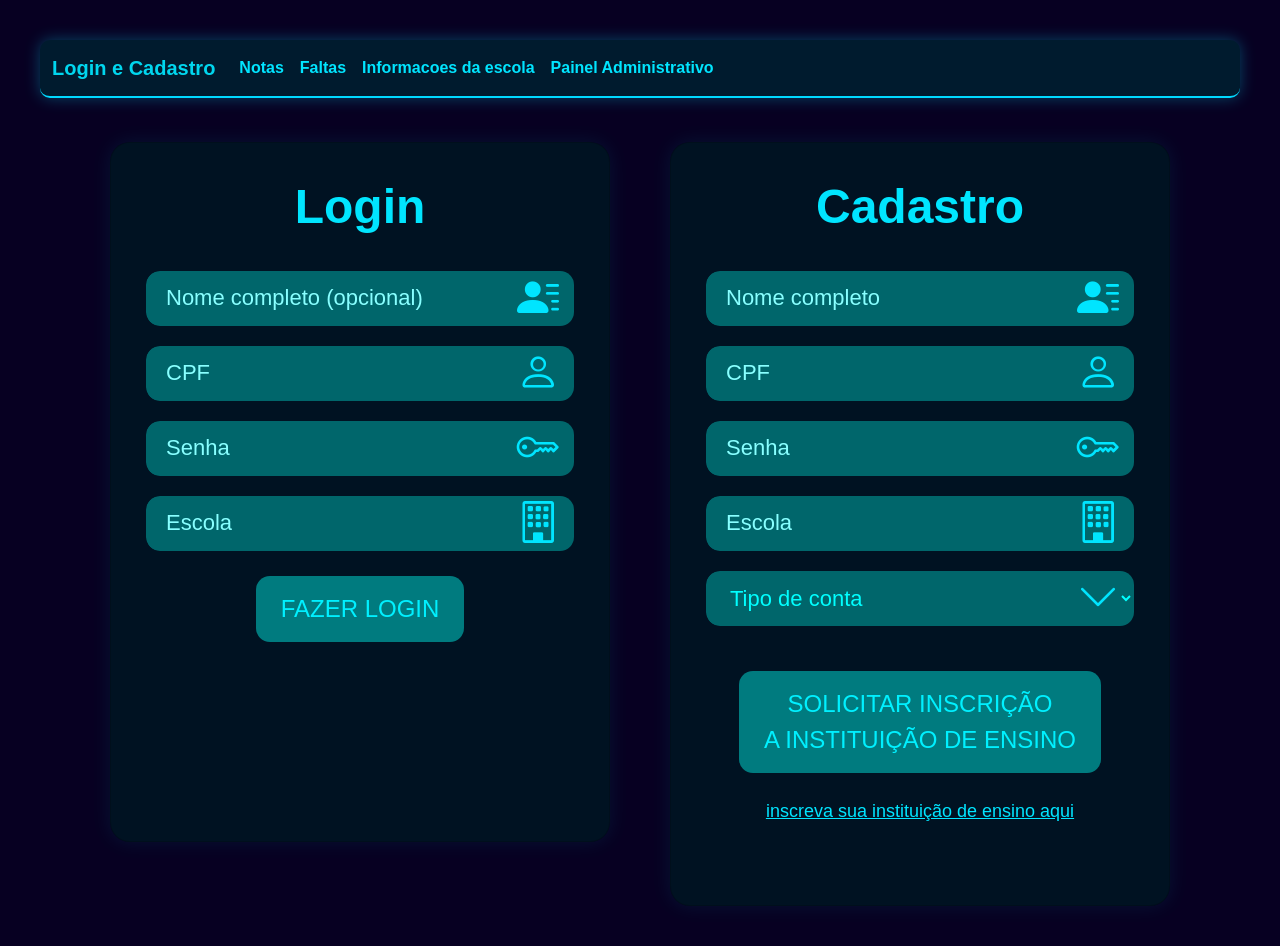
<file: index.html>
<!DOCTYPE html>
<html lang="pt-br">

<head>
  <meta charset="UTF-8">
  <meta name="viewport" content="width=device-width, initial-scale=1.0">
  <title>Sistema de Gestão Escolar</title>
  <link href="https://cdn.jsdelivr.net/npm/bootstrap@5.3.8/dist/css/bootstrap.min.css" rel="stylesheet"
    integrity="sha384-sRIl4kxILFvY47J16cr9ZwB07vP4J8+LH7qKQnuqkuIAvNWLzeN8tE5YBujZqJLB" crossorigin="anonymous">
  <link rel="stylesheet" href="style.css">
  <link rel="stylesheet" href="https://cdn.jsdelivr.net/npm/bootstrap-icons@1.11.3/font/bootstrap-icons.min.css">
</head>

<body>
  <nav class="navbar navbar-expand-lg custom-navbar">
    <div class="container-fluid">
      <a class="navbar-brand" href="#">Login e Cadastro</a>

      <button class="navbar-toggler" type="button" data-bs-toggle="collapse">
        <span class="navbar-toggler-icon"></span>
      </button>

      <div class="collapse navbar-collapse">
        <ul class="navbar-nav me-auto">

          <li class="nav-item">
            <a class="nav-link active" href="notas.html">Notas</a>
          </li>

          <li class="nav-item">
            <a class="nav-link active" href="faltas.html">Faltas</a>
          </li>

          <li class="nav-item">
            <a class="nav-link active" href="informacoes_da_escola.html">Informacoes da escola</a>
          </li>

          <li class="nav-item">
            <a class="nav-link active" href="painel_administrativo.html">Painel Administrativo</a>
          </li>

          </li>
        </ul>
        <span id="navUserInfo" class="navbar-text text-info hidden"></span>

      </div>
    </div>
  </nav>
  <br>
  <div class="container">
    <div class="card" style="width:500px; min-height:700px;">
      <div class="title">
        <h1>Login</h1>
      </div>

      <div id="loginCardFields">
        <div class="input-group">
          <input type="text" id="loginNome" placeholder="Nome completo (opcional)">
          <span class="icon"><i class="bi bi-person-lines-fill"></i></span>
        </div>
        <div class="input-group">
          <input type="text" id="loginCpf" class="cpf-mask" placeholder="CPF" maxlength="14">
          <span class="icon"><i class="bi bi-person"></i></span>
        </div>

        <div class="input-group">
          <input type="password" id="loginSenha" placeholder="Senha">
          <span class="icon"><i class="bi bi-key"></i></span>
        </div>

        <div class="input-group">
          <input type="text" id="loginEscola" placeholder="Escola">
          <span class="icon"><i class="bi bi-building"></i></span>
        </div>

        <div class="actions">
          <button onclick="fazerLogin()">FAZER LOGIN</button>
        </div>
      </div>

      <div id="sessionArea" class="hidden">
        <p id="sessionUsuario" class="msg"></p>
        <div class="actions">
          <button onclick="sair()">SAIR</button>
        </div>
      </div>

      <div class="msg" id="msgLogin"></div>
    </div>

    <div class="card" style="width:500px; min-height:700px;">
      <div class="title">
        <h1>Cadastro</h1>
      </div>

      <div class="input-group">
        <input type="text" id="cadNome" placeholder="Nome completo">
        <span class="icon"><i class="bi bi-person-lines-fill"></i></span>
      </div>

      <div class="input-group">
        <input type="text" id="cadCpf" class="cpf-mask" placeholder="CPF" maxlength="14">
        <span class="icon"><i class="bi bi-person"></i></span>
      </div>

      <div class="input-group">
        <input type="password" id="cadSenha" placeholder="Senha">
        <span class="icon"><i class="bi bi-key"></i></span>
      </div>

      <div class="input-group">
        <input type="text" id="cadEscola" placeholder="Escola">
        <span class="icon"><i class="bi bi-building"></i></span>
      </div>

      <div class="input-group">
        <select id="cadTipo">
          <option value="">Tipo de conta</option>
          <option value="Aluno">Aluno</option>
          <option value="Professor">Professor</option>
          <option value="Administrador">Administrador</option>
        </select>

        <span class="icon">
          <i class="bi bi-chevron-down"></i>
        </span>

      </div>


      <div class="actions">
        <button onclick="cadastrar()">SOLICITAR INSCRIÇÃO <br> A INSTITUIÇÃO DE ENSINO</button>
      </div>

      <div class="link">
        <a href="cadastro_escola.html">inscreva sua instituição de ensino aqui</a>
      </div>

      <div class="msg" id="msgCadastro"></div>
    </div>
  </div>

  <script src="https://cdn.jsdelivr.net/npm/bootstrap@5.3.8/dist/js/bootstrap.bundle.min.js"
    integrity="sha384-FKyoEForCGlyvwx9Hj09JcYn3nv7wiPVlz7YYwJrWVcXK/BmnVDxM+D2scQbITxI"
    crossorigin="anonymous"></script>
  <script src="script.js"></script>
</body>

</html>
</file>
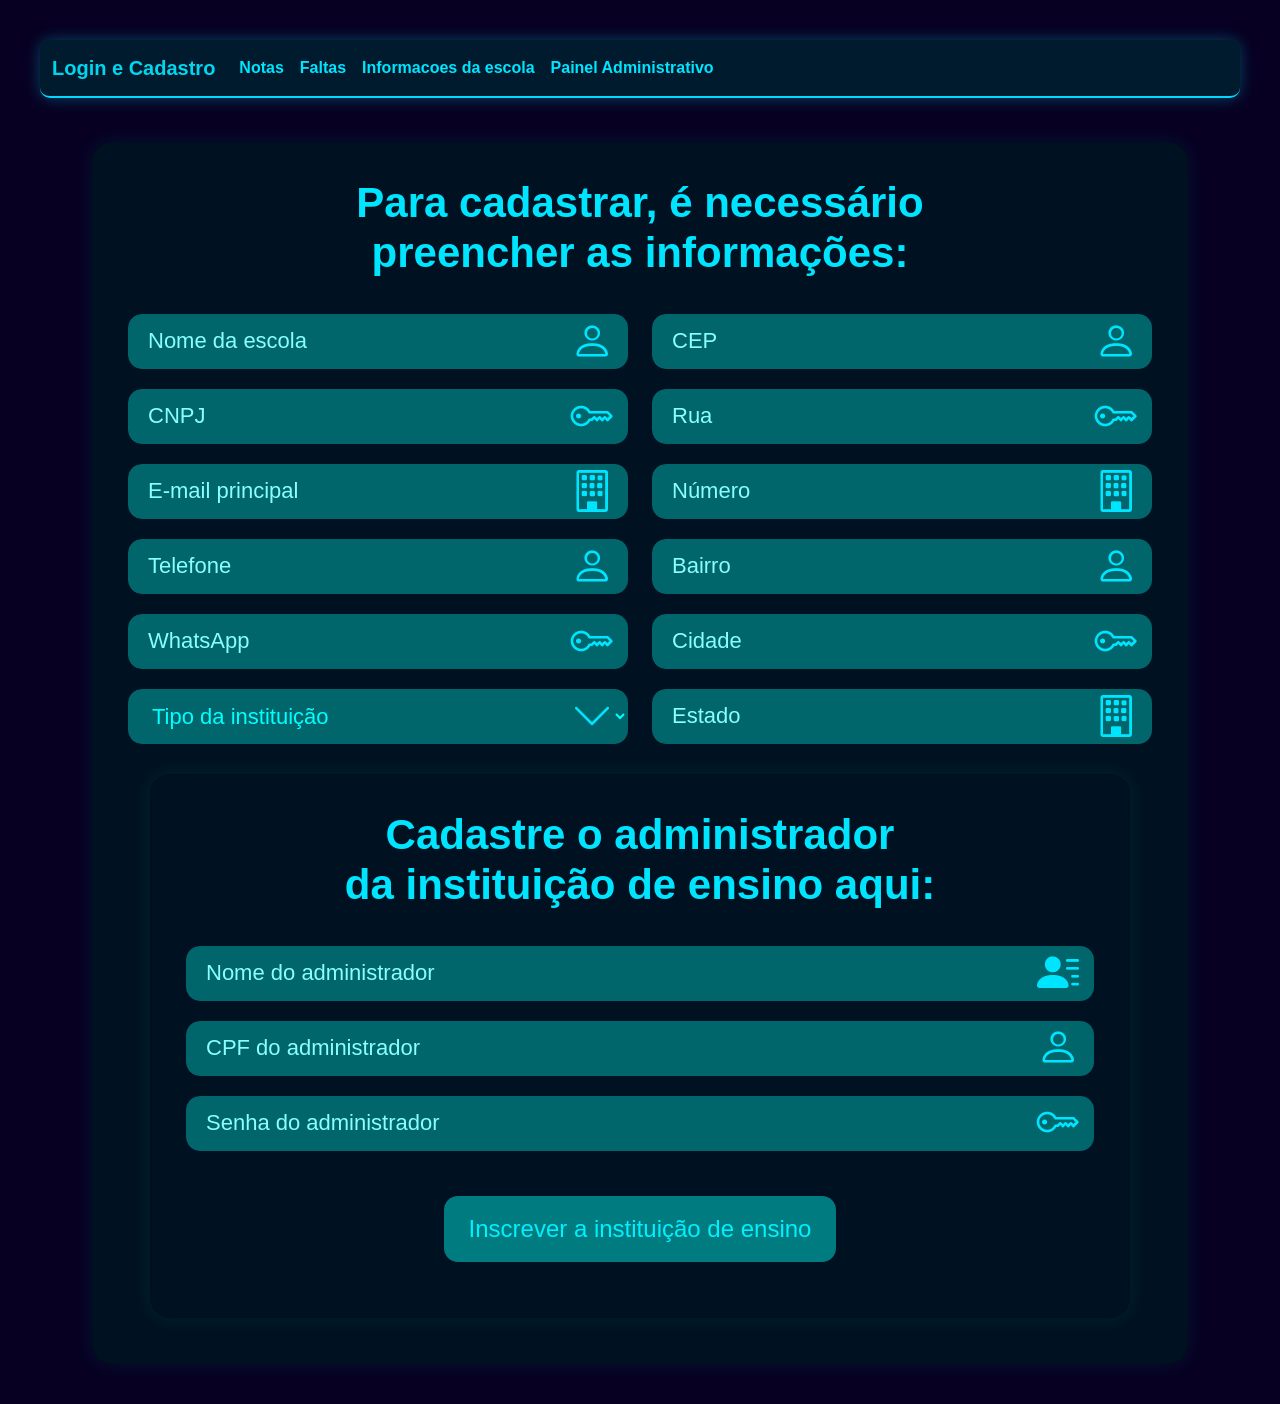
<file: cadastro_escola.html>
<!DOCTYPE html>
<html lang="pt-br">

<head>
  <meta charset="UTF-8">
  <meta name="viewport" content="width=device-width, initial-scale=1.0">
  <title>Sistema de Gestão Escolar</title>
  <link href="https://cdn.jsdelivr.net/npm/bootstrap@5.3.8/dist/css/bootstrap.min.css" rel="stylesheet"
    integrity="sha384-sRIl4kxILFvY47J16cr9ZwB07vP4J8+LH7qKQnuqkuIAvNWLzeN8tE5YBujZqJLB" crossorigin="anonymous">
  <link rel="stylesheet" href="style.css">
  <link rel="stylesheet" href="https://cdn.jsdelivr.net/npm/bootstrap-icons@1.11.3/font/bootstrap-icons.min.css">
</head>

<body>
  <nav class="navbar navbar-expand-lg custom-navbar">
    <div class="container-fluid">
      <a class="navbar-brand" href="index.html">Login e Cadastro</a>

      <button class="navbar-toggler" type="button" data-bs-toggle="collapse">
        <span class="navbar-toggler-icon"></span>
      </button>

      <div class="collapse navbar-collapse">
        <ul class="navbar-nav me-auto">

          <li class="nav-item">
            <a class="nav-link active" href="notas.html">Notas</a>
          </li>

          <li class="nav-item">
            <a class="nav-link active" href="faltas.html">Faltas</a>
          </li>

          <li class="nav-item">
            <a class="nav-link active" href="informacoes_da_escola.html">Informacoes da escola</a>
          </li>

          <li class="nav-item">
            <a class="nav-link active" href="painel_administrativo.html">Painel Administrativo</a>
          </li>

          </li>
        </ul>
        <span id="navUserInfo" class="navbar-text text-info hidden"></span>

      </div>
    </div>
  </nav>
  <br>
  <div class="container d-flex justify-content-center align-items-center">

    <div class="card" style="max-width: 1100px; width:100%;">

      <div class="title">
        <h2 class="text-center">
          Para cadastrar, é necessário<br>
          preencher as informações:
        </h2>
      </div>

      <form>

        <div class="row g-4">


          <div class="col-md-6">

            <div class="input-group">
              <input type="text" id="escolaNome" placeholder="Nome da escola">
              <span class="icon"><i class="bi bi-person"></i></span>
            </div>

            <div class="input-group">
              <input type="text" id="escolaCnpj" placeholder="CNPJ">
              <span class="icon"><i class="bi bi-key"></i></span>
            </div>

            <div class="input-group">
              <input type="email" id="escolaEmail" placeholder="E-mail principal">
              <span class="icon"><i class="bi bi-building"></i></span>
            </div>

            <div class="input-group">
              <input type="text" id="escolaTelefone" placeholder="Telefone">
              <span class="icon"><i class="bi bi-person"></i></span>
            </div>

            <div class="input-group">
              <input type="text" id="escolaWhatsapp" placeholder="WhatsApp">
              <span class="icon"><i class="bi bi-key"></i></span>
            </div>

            <div class="input-group">
              <select id="escolaTipo">
                <option value="">Tipo da instituição</option>
                <option value="Pública">Pública</option>
                <option value="Privada">Privada</option>
              </select>
              <span class="icon"><i class="bi bi-chevron-down"></i></span>
            </div>

          </div>

          <!-- COLUNA DIREITA -->
          <div class="col-md-6">

            <div class="input-group">
              <input type="text" id="escolaCep" placeholder="CEP">
              <span class="icon"><i class="bi bi-person"></i></span>
            </div>

            <div class="input-group">
              <input type="text" id="escolaRua" placeholder="Rua">
              <span class="icon"><i class="bi bi-key"></i></span>
            </div>

            <div class="input-group">
              <input type="text" id="escolaNumero" placeholder="Número">
              <span class="icon"><i class="bi bi-building"></i></span>
            </div>

            <div class="input-group">
              <input type="text" id="escolaBairro" placeholder="Bairro">
              <span class="icon"><i class="bi bi-person"></i></span>
            </div>

            <div class="input-group">
              <input type="text" id="escolaCidade" placeholder="Cidade">
              <span class="icon"><i class="bi bi-key"></i></span>
            </div>

            <div class="input-group">
              <input type="text" id="escolaEstado" placeholder="Estado">
              <span class="icon"><i class="bi bi-building"></i></span>
            </div>

          </div>

        </div>

        <div class="container d-flex justify-content-center align-items-center">

          <div class="card" style="max-width: 1100px; width:100%;">

            <div class="title">
              <h2 class="text-center">
                Cadastre o administrador<br>
                da instituição de ensino aqui:
              </h2>
            </div>
            <div class="input-group">
              <input type="text" id="admNome" placeholder="Nome do administrador">
              <span class="icon"><i class="bi bi-person-lines-fill"></i></span>
            </div>

            <div class="input-group">
              <input type="text" id="admCpf" class="cpf-mask" placeholder="CPF do administrador" maxlength="14">
              <span class="icon"><i class="bi bi-person"></i></span>
            </div>

            <div class="input-group">
              <input type="password" id="admSenha" placeholder="Senha do administrador">
              <span class="icon"><i class="bi bi-key"></i></span>
            </div>

            <div class="actions">
              <button type="button" onclick="cadastrarEscolaEAdmin()">Inscrever a instituição de ensino</button>
            </div>

            <div class="msg" id="msgCadastroEscola"></div>
          </div>

      </form>

    </div>

  </div>



  <script src="https://cdn.jsdelivr.net/npm/bootstrap@5.3.8/dist/js/bootstrap.bundle.min.js"
    integrity="sha384-FKyoEForCGlyvwx9Hj09JcYn3nv7wiPVlz7YYwJrWVcXK/BmnVDxM+D2scQbITxI"
    crossorigin="anonymous"></script>
  <script src="script.js"></script>
</body>

</html>
</file>
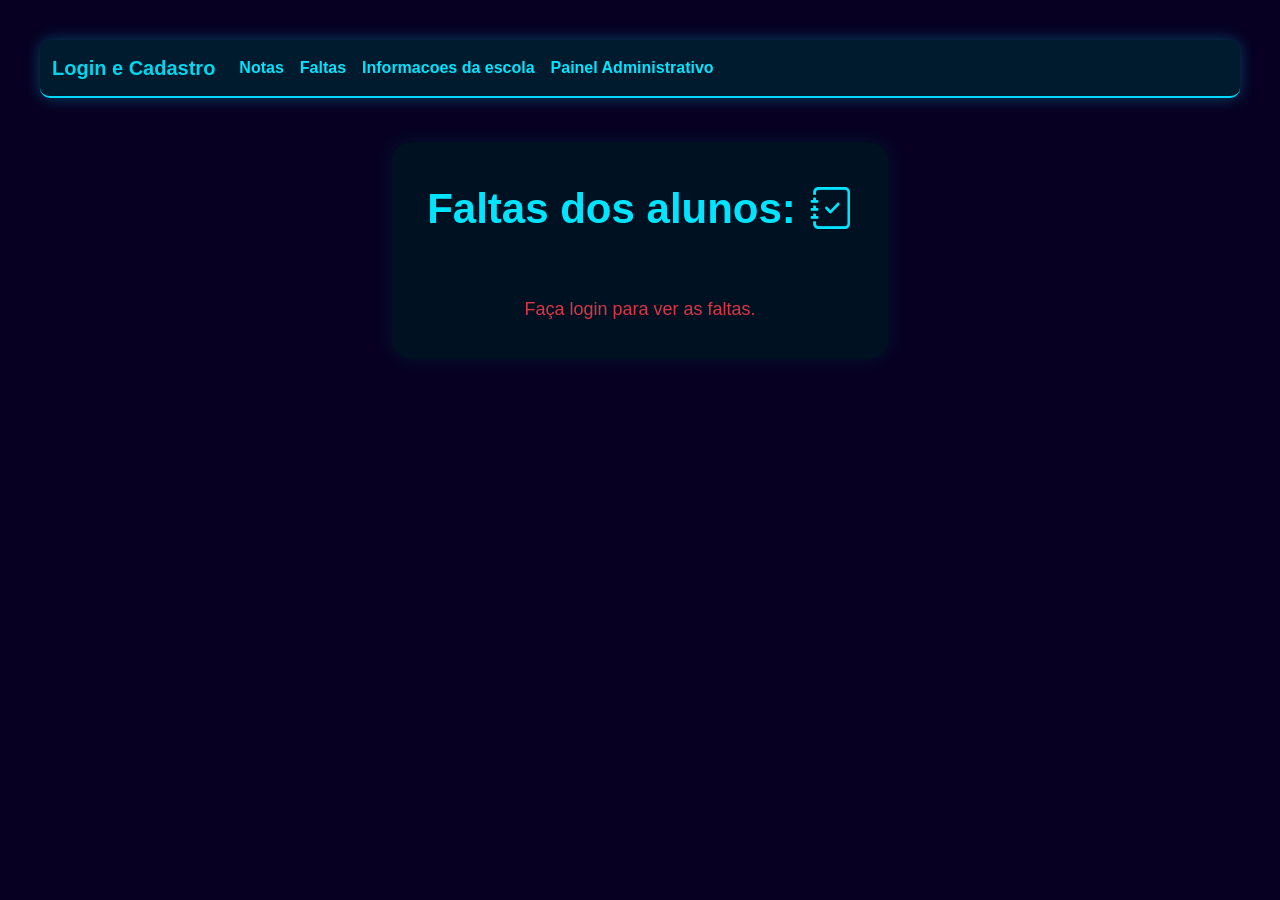
<file: faltas.html>
<!DOCTYPE html>
<html lang="pt-br">

<head>
  <meta charset="UTF-8">
  <meta name="viewport" content="width=device-width, initial-scale=1.0">
  <title>Sistema de Gestão Escolar</title>
  <link href="https://cdn.jsdelivr.net/npm/bootstrap@5.3.8/dist/css/bootstrap.min.css" rel="stylesheet"
    integrity="sha384-sRIl4kxILFvY47J16cr9ZwB07vP4J8+LH7qKQnuqkuIAvNWLzeN8tE5YBujZqJLB" crossorigin="anonymous">
  <link rel="stylesheet" href="style.css">
  <link rel="stylesheet" href="https://cdn.jsdelivr.net/npm/bootstrap-icons@1.11.3/font/bootstrap-icons.min.css">
</head>

<body>
  <nav class="navbar navbar-expand-lg custom-navbar">
    <div class="container-fluid">
      <a class="navbar-brand" href="index.html">Login e Cadastro</a>

      <button class="navbar-toggler" type="button" data-bs-toggle="collapse">
        <span class="navbar-toggler-icon"></span>
      </button>

      <div class="collapse navbar-collapse">
        <ul class="navbar-nav me-auto">

          <li class="nav-item">
            <a class="nav-link active" href="notas.html">Notas</a>
          </li>

          <li class="nav-item">
            <a class="nav-link active" href="#">Faltas</a>
          </li>

          <li class="nav-item">
            <a class="nav-link active" href="informacoes_da_escola.html">Informacoes da escola</a>
          </li>

          <li class="nav-item">
            <a class="nav-link active" href="painel_administrativo.html">Painel Administrativo</a>
          </li>

          </li>
        </ul>
        <span id="navUserInfo" class="navbar-text text-info hidden"></span>

      </div>
    </div>
  </nav>
  <br>
  <div class="container">

    <!-- CARD MATÉRIAS -->
    <!--<div class="card">

      <div class="title">
        <h2>Matérias Escolares:</h2>
        <i class="bi bi-person icon-title"></i>
      </div>

      <div class="subject-list">

        <div class="subject">Língua Portuguesa</div>
        <div class="subject">História</div>
        <div class="subject">Geografia</div>
        <div class="subject">Ciência</div>
        <div class="subject">Matemática</div>
        <div class="subject">Educação Física</div>
        <div class="subject">Arte</div>

      </div>

    </div>-->

    <!-- CARD FALTAS -->
    <div class="card">

      <div class="title">
        <h2>Faltas dos alunos:</h2>
        <i class="bi bi-journal-check icon-title"></i>
      </div>

      <div id="faltasConfig" class="actions hidden" style="gap:10px; flex-wrap: wrap;">
        <input id="selectedAlunoCpf" type="text" placeholder="Nome ou CPF do aluno (opcional)" maxlength="50"
          style="width:250px;">
        <button type="button" onclick="renderFaltasAluno()">Atualizar lista de alunos</button>
      </div>

      <div id="faltasForm" class="actions hidden" style="gap:10px; flex-wrap: wrap; margin-top: 20px;">
        <input id="faltaData" type="date" style="width:170px; padding: 12px 16px; border-radius: 12px; background: #00666b; color: #00ffff; border: none; outline: none;" />
        <select id="faltaBimestre" style="width:140px; padding: 12px 16px; border-radius: 12px; background: #00666b; color: #00ffff; border: none; outline: none;">
          <option value="1">Bimestre 1</option>
          <option value="2">Bimestre 2</option>
          <option value="3">Bimestre 3</option>
          <option value="4">Bimestre 4</option>
        </select>
        <label class="checkbox-wrapper">
          <input id="faltaPresenca" type="checkbox" />
          Presença geral
        </label>
        <button type="button" onclick="salvarFaltasEmLote()">Registrar chamada</button>
      </div>

      <div id="faltasBulkContainer" class="bulk-attendance hidden" style="margin-top: 20px;"></div>

      <div id="listaAlunosModal" class="modal hidden">
        <div class="modal-content">
          <div style="display: flex; justify-content: space-between; align-items: center;">
            <h3 style="color: #00e5ff; margin: 0;">Alunos da escola</h3>
            <button type="button" onclick="fecharListaAlunos()"
              style="background: none; border: none; color: #00e5ff; font-size: 24px; cursor: pointer;">&times;</button>
          </div>
          <div id="listaAlunosContainer" style="max-height: 400px; overflow-y: auto; margin-top: 20px;"></div>
        </div>
      </div>

      <div id="msgFaltas" class="msg"></div>

      <div id="faltasContainer"></div>

    </div>

  </div>

  <script src="https://cdn.jsdelivr.net/npm/bootstrap@5.3.8/dist/js/bootstrap.bundle.min.js"
    integrity="sha384-FKyoEForCGlyvwx9Hj09JcYn3nv7wiPVlz7YYwJrWVcXK/BmnVDxM+D2scQbITxI"
    crossorigin="anonymous"></script>
  <script src="script.js"></script>
</body>
</html>
</file>
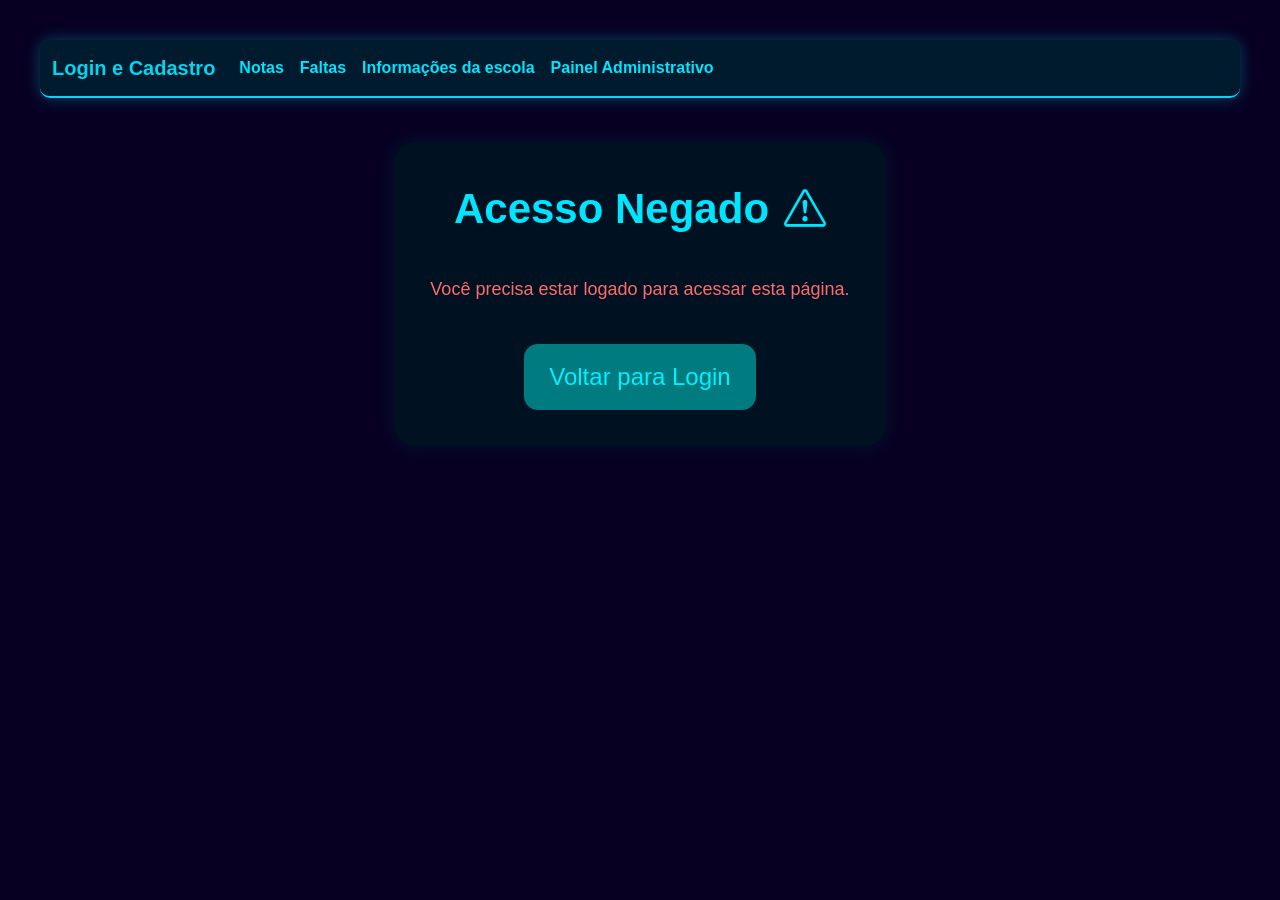
<file: informacoes_da_escola.html>
<!DOCTYPE html>
<html lang="pt-br">

<head>
  <meta charset="UTF-8">
  <meta name="viewport" content="width=device-width, initial-scale=1.0">
  <title>Sistema de Gestão Escolar - Informações da Escola</title>
  <link href="https://cdn.jsdelivr.net/npm/bootstrap@5.3.8/dist/css/bootstrap.min.css" rel="stylesheet"
    integrity="sha384-sRIl4kxILFvY47J16cr9ZwB07vP4J8+LH7qKQnuqkuIAvNWLzeN8tE5YBujZqJLB" crossorigin="anonymous">
  <link rel="stylesheet" href="style.css">
  <link rel="stylesheet" href="https://cdn.jsdelivr.net/npm/bootstrap-icons@1.11.3/font/bootstrap-icons.min.css">
</head>

<body>
  <nav class="navbar navbar-expand-lg custom-navbar">
    <div class="container-fluid">
      <a class="navbar-brand" href="index.html">Login e Cadastro</a>

      <button class="navbar-toggler" type="button" data-bs-toggle="collapse">
        <span class="navbar-toggler-icon"></span>
      </button>

      <div class="collapse navbar-collapse">
        <ul class="navbar-nav me-auto">
          <li class="nav-item">
            <a class="nav-link active" href="notas.html">Notas</a>
          </li>
          <li class="nav-item">
            <a class="nav-link active" href="faltas.html">Faltas</a>
          </li>
          <li class="nav-item">
            <a class="nav-link active" href="#">Informações da escola</a>
          </li>
          <li class="nav-item">
            <a class="nav-link active" href="painel_administrativo.html">Painel Administrativo</a>
          </li>
        </ul>
        <span id="navUserInfo" class="navbar-text text-info hidden"></span>
      </div>
    </div>
  </nav>
  <br>
  <div class="container">

    <div id="acessoNegado" class="card hidden">
      <div class="title">
        <h2>Acesso Negado</h2>
        <i class="bi bi-exclamation-triangle icon-title"></i>
      </div>
      <p style="color: #ff6b6b; font-size: 18px; text-align: center;">Você precisa estar logado para acessar esta página.</p>
      <div class="actions">
        <a href="index.html" style="text-decoration: none;">
          <button>Voltar para Login</button>
        </a>
      </div>
    </div>

    <div id="escolaInfo" class="card hidden">
      <div class="title">
        <h2>Informações da Escola</h2>
        <i class="bi bi-building icon-title"></i>
      </div>

      <div id="infoContainer" style="margin-top: 20px;"></div>

    </div>

  </div>

  <script src="https://cdn.jsdelivr.net/npm/bootstrap@5.3.8/dist/js/bootstrap.bundle.min.js"
    integrity="sha384-FKyoEForCGlyvwx9Hj09JcYn3nv7wiPVlz7YYwJrWVcXK/BmnVDxM+D2scQbITxI"
    crossorigin="anonymous"></script>
  <script src="script.js"></script>
  <script>
    function renderInformacoesEscola() {
      const sessao = carregarSessao();
      const acessoNegado = document.getElementById('acessoNegado');
      const escolaInfo = document.getElementById('escolaInfo');
      const infoContainer = document.getElementById('infoContainer');

      if (!sessao) {
        acessoNegado?.classList.remove('hidden');
        escolaInfo?.classList.add('hidden');
        return;
      }

      acessoNegado?.classList.add('hidden');
      escolaInfo?.classList.remove('hidden');

      const escola = carregarEscola(sessao.escola);
      if (!escola) {
        infoContainer.innerHTML = '<p style="color: #ff6b6b;">Informações da escola não encontradas.</p>';
        return;
      }

      let html = `
        <div style="display: flex; gap: 20px; flex-wrap: wrap; justify-content: space-between;">
          
          <div style="flex: 1 1 45%; min-width: 320px; background: rgba(0, 24, 40, 0.95); border: 1px solid rgba(0, 255, 255, 0.18); border-radius: 18px; padding: 20px; color: #00e5ff;">
            <h3 style="color: #00e5ff; margin-bottom: 15px; font-weight: bold;">Informações Gerais</h3>
            <p><strong>Nome:</strong> ${escola.nome}</p>
            <p><strong>CNPJ:</strong> ${escola.cnpj}</p>
            <p><strong>Tipo:</strong> ${escola.tipo || '-'}</p>
            <p><strong>E-mail:</strong> ${escola.email}</p>
            <p><strong>Telefone:</strong> ${escola.telefone || '-'}</p>
            <p><strong>WhatsApp:</strong> ${escola.whatsapp || '-'}</p>
          </div>

          <div style="flex: 1 1 45%; min-width: 320px; background: rgba(0, 24, 40, 0.95); border: 1px solid rgba(0, 255, 255, 0.18); border-radius: 18px; padding: 20px; color: #00e5ff;">
            <h3 style="color: #00e5ff; margin-bottom: 15px;">Endereço</h3>
            <p><strong>Rua:</strong> ${escola.endereco?.rua || '-'}</p>
            <p><strong>Número:</strong> ${escola.endereco?.numero || '-'}</p>
            <p><strong>Bairro:</strong> ${escola.endereco?.bairro || '-'}</p>
            <p><strong>Cidade:</strong> ${escola.endereco?.cidade || '-'}</p>
            <p><strong>Estado:</strong> ${escola.endereco?.estado || '-'}</p>
            <p><strong>CEP:</strong> ${escola.endereco?.cep || '-'}</p>
          </div>

        </div>
      `;

      infoContainer.innerHTML = html;
    }

    renderInformacoesEscola();
  </script>
</body>

</html>


</html>
</file>
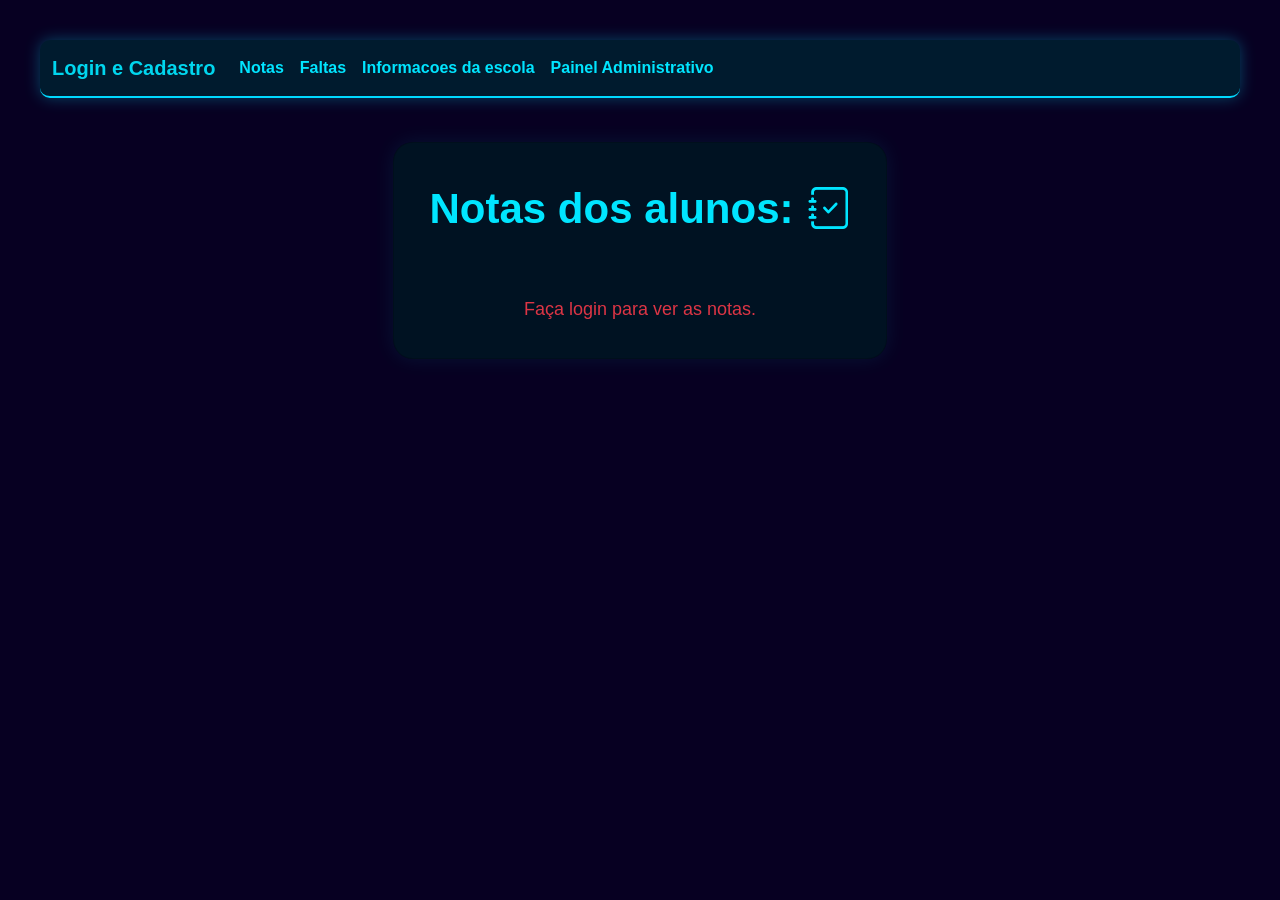
<file: notas.html>
<!DOCTYPE html>
<html lang="pt-br">

<head>
  <meta charset="UTF-8">
  <meta name="viewport" content="width=device-width, initial-scale=1.0">
  <title>Sistema de Gestão Escolar</title>
  <link href="https://cdn.jsdelivr.net/npm/bootstrap@5.3.8/dist/css/bootstrap.min.css" rel="stylesheet"
    integrity="sha384-sRIl4kxILFvY47J16cr9ZwB07vP4J8+LH7qKQnuqkuIAvNWLzeN8tE5YBujZqJLB" crossorigin="anonymous">
  <link rel="stylesheet" href="style.css">
  <link rel="stylesheet" href="https://cdn.jsdelivr.net/npm/bootstrap-icons@1.11.3/font/bootstrap-icons.min.css">
</head>

<body>
  <nav class="navbar navbar-expand-lg custom-navbar">
    <div class="container-fluid">
      <a class="navbar-brand" href="index.html">Login e Cadastro</a>

      <button class="navbar-toggler" type="button" data-bs-toggle="collapse">
        <span class="navbar-toggler-icon"></span>
      </button>

      <div class="collapse navbar-collapse">
        <ul class="navbar-nav me-auto">

          <li class="nav-item">
            <a class="nav-link active" href="#">Notas</a>
          </li>

          <li class="nav-item">
            <a class="nav-link active" href="faltas.html">Faltas</a>
          </li>

          <li class="nav-item">
            <a class="nav-link active" href="informacoes_da_escola.html">Informacoes da escola</a>
          </li>

          <li class="nav-item">
            <a class="nav-link active" href="painel_administrativo.html">Painel Administrativo</a>
          </li>

          </li>
        </ul>
        <span id="navUserInfo" class="navbar-text text-info hidden"></span>

      </div>
    </div>
  </nav>
  <br>
  <div class="container">

    <!-- CARD MATÉRIAS -->
    <!--<div class="card">

      <div class="title">
        <h2>Matérias Escolares:</h2>
        <i class="bi bi-person icon-title"></i>
      </div>

      <div class="subject-list">

        <div class="subject">Língua Portuguesa</div>
        <div class="subject">História</div>
        <div class="subject">Geografia</div>
        <div class="subject">Ciência</div>
        <div class="subject">Matemática</div>
        <div class="subject">Educação Física</div>
        <div class="subject">Arte</div>

      </div>

    </div>-->

    <!-- CARD NOTAS -->
    <div class="card">

      <div class="title">
        <h2>Notas dos alunos:</h2>
        <i class="bi bi-journal-check icon-title"></i>
      </div>

      <div id="notasAlunoConfig" class="actions hidden" style="gap:10px; flex-wrap: wrap;">
        <input id="selectedAlunoCpf" type="text" placeholder="Nome ou CPF do aluno" maxlength="50"
          style="width:250px;">
        <button type="button" onclick="renderNotasAluno()">Carregar notas</button>
        <button type="button" onclick="salvarNotasAluno()">Salvar notas</button>
        <button type="button" onclick="abrirListaAlunos()">Listar alunos</button>
      </div>

      <div id="listaAlunosModal" class="modal hidden">
        <div class="modal-content">
          <div style="display: flex; justify-content: space-between; align-items: center;">
            <h3 style="color: #00e5ff; margin: 0;">Alunos da escola</h3>
            <button type="button" onclick="fecharListaAlunos()"
              style="background: none; border: none; color: #00e5ff; font-size: 24px; cursor: pointer;">&times;</button>
          </div>
          <div id="listaAlunosContainer" style="max-height: 400px; overflow-y: auto; margin-top: 20px;"></div>
        </div>
      </div>

      <div id="msgNotas" class="msg"></div>

      <div id="gradesContainer" class="grades-grid"></div>

    </div>

  </div>

  <script src="https://cdn.jsdelivr.net/npm/bootstrap@5.3.8/dist/js/bootstrap.bundle.min.js"
    integrity="sha384-FKyoEForCGlyvwx9Hj09JcYn3nv7wiPVlz7YYwJrWVcXK/BmnVDxM+D2scQbITxI"
    crossorigin="anonymous"></script>
  <script src="script.js"></script>
</body>

</html>
</file>
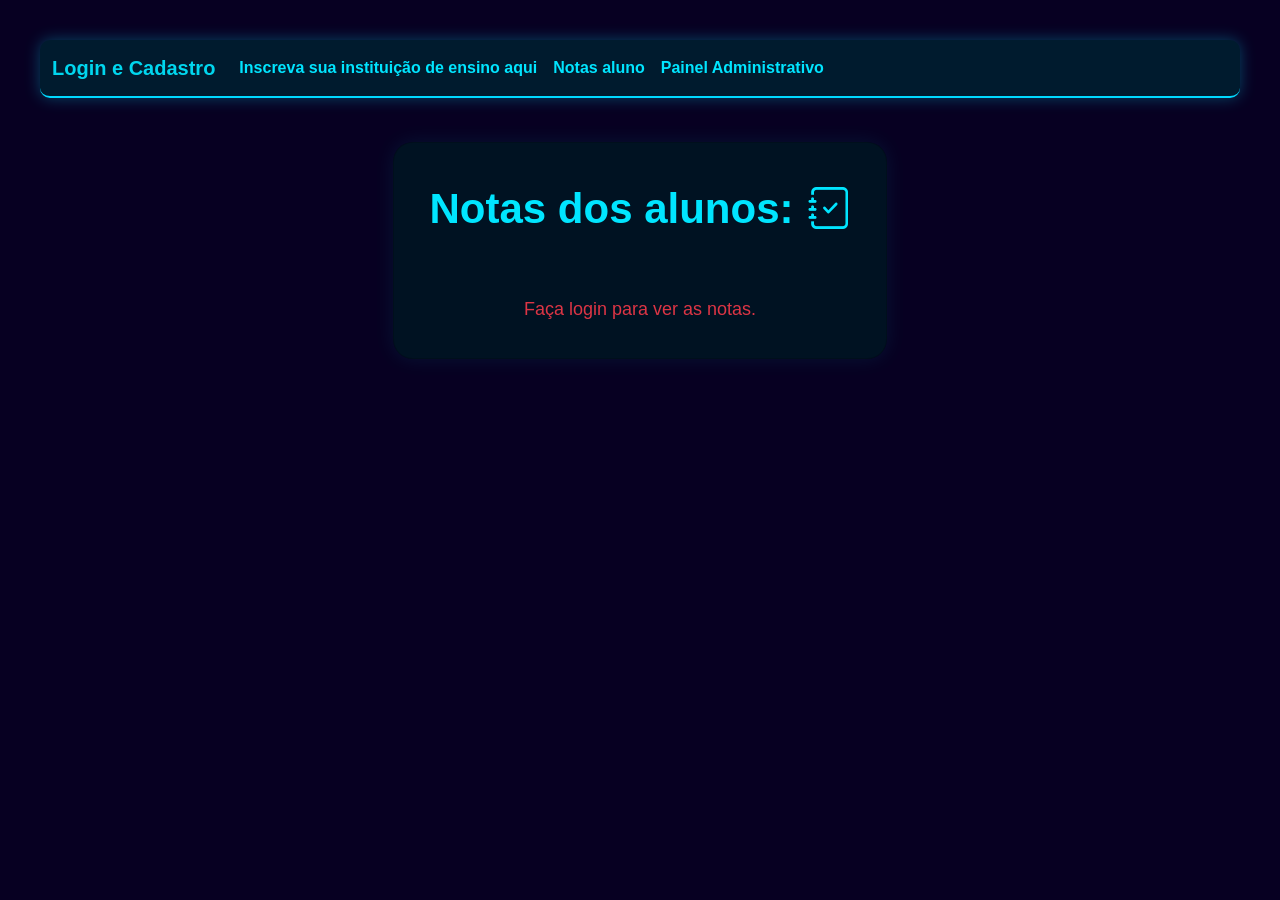
<file: notas_aluno.html>
<!DOCTYPE html>
<html lang="pt-br">

<head>
  <meta charset="UTF-8">
  <meta name="viewport" content="width=device-width, initial-scale=1.0">
  <title>Sistema de Gestão Escolar</title>
  <link href="https://cdn.jsdelivr.net/npm/bootstrap@5.3.8/dist/css/bootstrap.min.css" rel="stylesheet"
    integrity="sha384-sRIl4kxILFvY47J16cr9ZwB07vP4J8+LH7qKQnuqkuIAvNWLzeN8tE5YBujZqJLB" crossorigin="anonymous">
  <link rel="stylesheet" href="style.css">
  <link rel="stylesheet" href="https://cdn.jsdelivr.net/npm/bootstrap-icons@1.11.3/font/bootstrap-icons.min.css">
</head>

<body>
  <nav class="navbar navbar-expand-lg custom-navbar">
    <div class="container-fluid">
      <a class="navbar-brand" href="index.html">Login e Cadastro</a>

      <button class="navbar-toggler" type="button" data-bs-toggle="collapse">
        <span class="navbar-toggler-icon"></span>
      </button>

      <div class="collapse navbar-collapse">
        <ul class="navbar-nav me-auto">

          <li class="nav-item">
            <a class="nav-link active" href="cadastro_escola.html">Inscreva sua instituição de ensino aqui</a>
          </li>

          <li class="nav-item">
            <a class="nav-link active" href="notas_aluno.html">Notas aluno</a>
          </li>

          <li class="nav-item">
            <a class="nav-link active" href="painel_administrativo.html">Painel Administrativo</a>
          </li>

          </li>
        </ul>
        <span id="navUserInfo" class="navbar-text text-info hidden"></span>

      </div>
    </div>
  </nav>
  <br>
  <div class="container">

    <!-- CARD MATÉRIAS -->
    <!--<div class="card">

      <div class="title">
        <h2>Matérias Escolares:</h2>
        <i class="bi bi-person icon-title"></i>
      </div>

      <div class="subject-list">

        <div class="subject">Língua Portuguesa</div>
        <div class="subject">História</div>
        <div class="subject">Geografia</div>
        <div class="subject">Ciência</div>
        <div class="subject">Matemática</div>
        <div class="subject">Educação Física</div>
        <div class="subject">Arte</div>

      </div>

    </div>-->

    <!-- CARD NOTAS -->
    <div class="card">

      <div class="title">
        <h2>Notas dos alunos:</h2>
        <i class="bi bi-journal-check icon-title"></i>
      </div>

      <div id="notasAlunoConfig" class="actions hidden" style="gap:10px; flex-wrap: wrap;">
        <input id="selectedAlunoCpf" class="cpf-mask" type="text" placeholder="CPF do aluno" maxlength="14" style="width:250px;">
        <button type="button" onclick="renderNotasAluno()">Carregar notas</button>
        <button type="button" onclick="salvarNotasAluno()">Salvar notas</button>
        <button type="button" onclick="abrirListaAlunos()">Listar alunos</button>
      </div>

      <div id="listaAlunosModal" class="modal hidden">
        <div class="modal-content">
          <div style="display: flex; justify-content: space-between; align-items: center;">
            <h3 style="color: #00e5ff; margin: 0;">Alunos da escola</h3>
            <button type="button" onclick="fecharListaAlunos()" style="background: none; border: none; color: #00e5ff; font-size: 24px; cursor: pointer;">&times;</button>
          </div>
          <div id="listaAlunosContainer" style="max-height: 400px; overflow-y: auto; margin-top: 20px;"></div>
        </div>
      </div>

      <div id="msgNotas" class="msg"></div>

      <div id="gradesContainer" class="grades-grid"></div>

    </div>

  </div>

  <script src="https://cdn.jsdelivr.net/npm/bootstrap@5.3.8/dist/js/bootstrap.bundle.min.js"
    integrity="sha384-FKyoEForCGlyvwx9Hj09JcYn3nv7wiPVlz7YYwJrWVcXK/BmnVDxM+D2scQbITxI"
    crossorigin="anonymous"></script>
  <script src="script.js"></script>
</body>

</html>
</file>
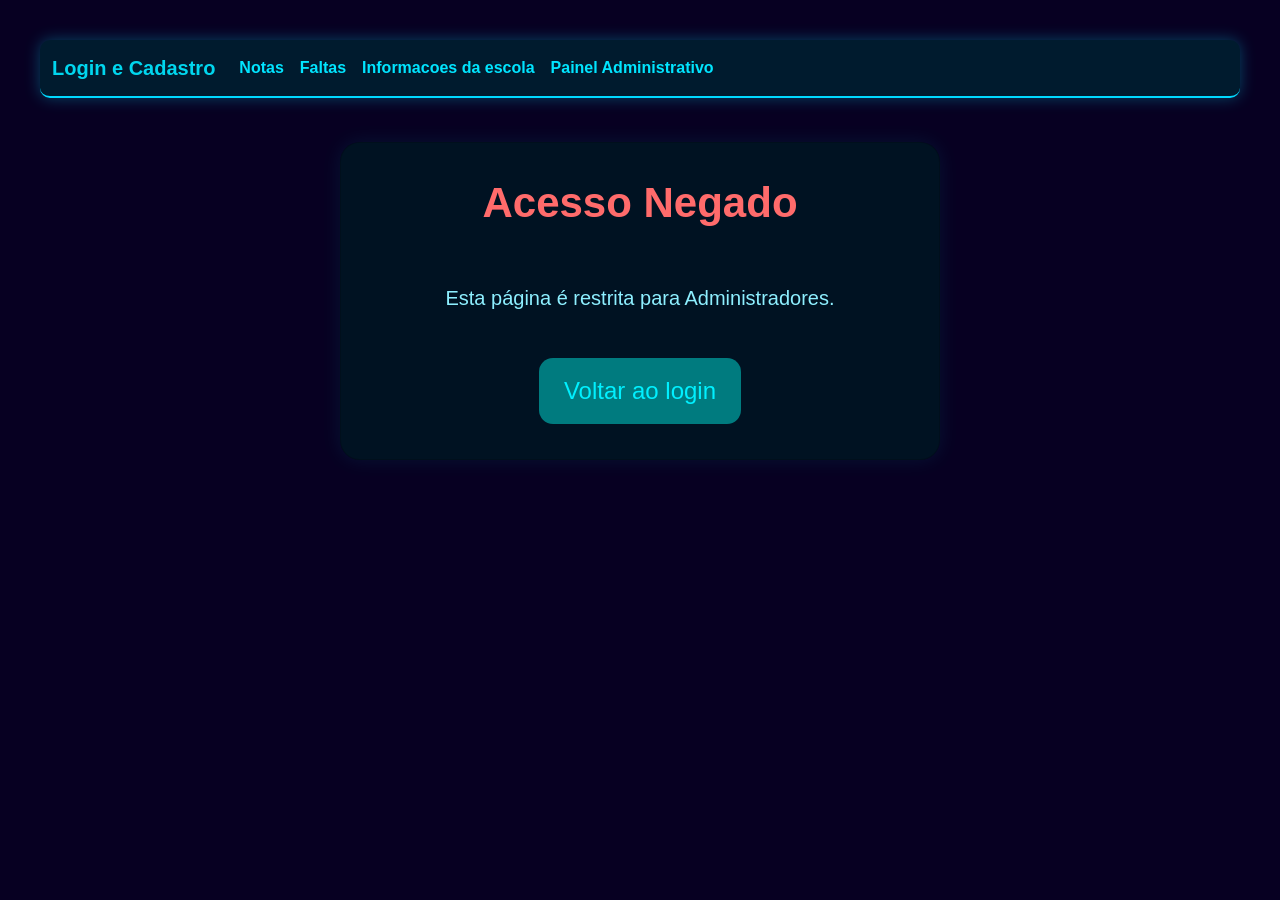
<file: painel_administrativo.html>
<!DOCTYPE html>
<html lang="pt-br">

<head>
  <meta charset="UTF-8">
  <meta name="viewport" content="width=device-width, initial-scale=1.0">
  <title>Sistema de Gestão Escolar</title>
  <link href="https://cdn.jsdelivr.net/npm/bootstrap@5.3.8/dist/css/bootstrap.min.css" rel="stylesheet"
    integrity="sha384-sRIl4kxILFvY47J16cr9ZwB07vP4J8+LH7qKQnuqkuIAvNWLzeN8tE5YBujZqJLB" crossorigin="anonymous">
  <link rel="stylesheet" href="style.css">
  <link rel="stylesheet" href="https://cdn.jsdelivr.net/npm/bootstrap-icons@1.11.3/font/bootstrap-icons.min.css">
</head>

<body>
  <nav class="navbar navbar-expand-lg custom-navbar">
    <div class="container-fluid">
      <a class="navbar-brand" href="index.html">Login e Cadastro</a>

      <button class="navbar-toggler" type="button" data-bs-toggle="collapse">
        <span class="navbar-toggler-icon"></span>
      </button>

      <div class="collapse navbar-collapse">
        <ul class="navbar-nav me-auto">

          <li class="nav-item">
            <a class="nav-link active" href="notas.html">Notas</a>
          </li>

          <li class="nav-item">
            <a class="nav-link active" href="faltas.html">Faltas</a>
          </li>

          <li class="nav-item">
            <a class="nav-link active" href="informacoes_da_escola.html">Informacoes da escola</a>
          </li>

          <li class="nav-item">
            <a class="nav-link active" href="#">Painel Administrativo</a>
          </li>

          </li>
        </ul>
        <span id="navUserInfo" class="navbar-text text-info hidden"></span>

      </div>
    </div>
  </nav>
  <br>
  <div id="painelAdminContent" class="container hidden">

    <div class="card" style="width:100%; max-width:1200px;">

      <div class="title">
        <h2>Gerenciar Usuários da Escola</h2>
      </div>

      <div class="actions">
        <button type="button" onclick="listarUsuariosEscola()">Atualizar lista</button>
      </div>

      <div id="msgPainel" class="msg"></div>

      <div id="usuariosContainer"></div>

    </div>

  </div>

  <div id="acessoNegado" class="container">
    <div class="card" style="width:100%; max-width:600px; text-align: center;">
      <div class="title">
        <h2 style="color: #ff6b6b;">Acesso Negado</h2>
      </div>
      <p style="font-size: 20px; color: #8defff; margin: 20px 0;">
        Esta página é restrita para Administradores.
      </p>
      <div class="actions">
        <button type="button" onclick="window.location.href='index.html'">Voltar ao login</button>
      </div>
    </div>
  </div>

  <script src="https://cdn.jsdelivr.net/npm/bootstrap@5.3.8/dist/js/bootstrap.bundle.min.js"
    integrity="sha384-FKyoEForCGlyvwx9Hj09JcYn3nv7wiPVlz7YYwJrWVcXK/BmnVDxM+D2scQbITxI"
    crossorigin="anonymous"></script>
  <script src="script.js"></script>
</body>

</html>
</file>
<file: style.css>
* {
    margin: 0;
    padding: 0;
    box-sizing: border-box;
    font-family: Arial, Helvetica, sans-serif;
}

body {
    min-height: 100vh;
    background: #070022;
    color: #00f0ff;
    padding: 30px;
}

.custom-navbar {
    background-color: #001b2e !important;
    border-bottom: 2px solid #00d9ff;
    box-shadow: 0 0 15px rgba(0, 229, 255, 0.3);
    border-radius: 10px;
    margin: 10px;
}

.custom-navbar .navbar-brand {
    color: #00d6ee;
    font-weight: bold;
}

.custom-navbar .nav-link {
    color: #8defff;
    transition: 0.3s;
}

.custom-navbar .nav-link:hover {
    color: #00e5ff;
}

.custom-navbar .nav-link.active {
    color: #00e5ff;
    font-weight: bold;
}

.custom-navbar .nav-link.disabled {
    color: #4f6b74;
}

.container {
    width: 100%;
    display: flex;
    justify-content: center;
    align-items: flex-start;
    gap: 40px;
    flex-wrap: wrap;
}

.card {
    background: rgba(0, 20, 35, 0.95);
    border-radius: 20px;
    padding: 35px;
    margin: 10px;
    box-shadow: 0 0 20px rgba(0, 255, 255, 0.08);
}

.title {
    display: flex;
    align-items: center;
    justify-content: center;
    gap: 15px;
    margin-bottom: 35px;
}

.title h1 {
    font-size: 48px;
    color: #00e5ff;
    font-weight: bold;
    margin: 0;
}

.title h2 {
    color: #00e5ff;
    font-size: 42px;
    font-weight: bold;
    margin: 0;
}

.input-group {
    margin-bottom: 20px;
    position: relative;
}

.input-group input,
.input-group select {
    width: 100%;
    height: 55px;
    border: none;
    outline: none;
    border-radius: 14px;
    background: #00666b;
    color: #00ffff;
    font-size: 22px;
    padding: 0 20px;
}

.input-group input::placeholder {
    color: #88ffff;
}

.icon-title {
    font-size: 42px;
    color: #00e5ff;
}

.icon {
    position: absolute;
    right: 15px;
    top: 50%;
    transform: translateY(-50%);
    font-size: 24px;
}

.icon i {
    font-size: 42px;
    color: #00e5ff;
    font-weight: bold;
}

.input-group {
    position: relative;
    overflow: hidden;
    border-radius: 14px;
}

button {
    border: none;
    background: #007b7f;
    color: #00f0ff;
    padding: 15px 25px;
    border-radius: 14px;
    cursor: pointer;
    font-size: 24px;
    transition: 0.3s;
}

button:hover {
    background: #009ca1;
    transform: scale(1.03);
}

.link {
    text-align: center;
    margin: 25px 0;
}

.link a {
    color: #00e5ff;
    font-size: 18px;
}

.msg {
    margin-top: 20px;
    text-align: center;
    font-size: 18px;
}

.subject-list {
    display: flex;
    flex-direction: column;
    gap: 18px;
    margin-top: 20px;
}

.subject {
    color: #00e5ff;
    background: #00666b;
    border-radius: 14px;
    height: 58px;
    display: flex;
    align-items: center;
    padding: 0 20px;
    font-size: 22px;
}

.grades-grid {
    display: grid;
    grid-template-columns: repeat(4, 1fr);
    gap: 18px;
}

.grade-header,
.grade-box {
    color: #00e5ff;
    background: #00666b;
    border-radius: 14px;
    text-align: center;
    padding: 16px;
    font-size: 22px;
    display: flex;
    align-items: center;
    justify-content: center;
    height: 58px;
}

.grade-box input {
    width: 100%;
    background: transparent;
    border: none;
    outline: none;
    text-align: center;
    color: #00ffff;
    font-size: 22px;
}

.grades-table {
    width: 100%;
    border-collapse: collapse;
    margin-top: 20px;
}

.grades-table th,
.grades-table td {
    border: 1px solid rgba(0, 255, 255, 0.18);
    padding: 14px;
    color: #00e5ff;
    font-size: 20px;
}

.grades-table th {
    background: rgba(0, 54, 72, 0.95);
    text-align: left;
}

.grades-table td {
    background: rgba(0, 24, 40, 0.95);
}

.grades-table input {
    width: 100%;
    border: 1px solid rgba(0, 255, 255, 0.3);
    border-radius: 10px;
    padding: 10px;
    background: rgba(0, 24, 40, 0.9);
    color: #00ffff;
    font-size: 20px;
}

.actions {
    margin-top: 25px;
    display: flex;
    justify-content: center;
}

.hidden {
    display: none;
}

.modal {
    display: none;
    position: fixed;
    z-index: 1000;
    left: 0;
    top: 0;
    width: 100%;
    height: 100%;
    background-color: rgba(0, 0, 0, 0.6);
    align-items: center;
    justify-content: center;
}

.modal:not(.hidden) {
    display: flex;
}

.modal-content {
    background: rgba(0, 20, 35, 0.95);
    border-radius: 20px;
    padding: 30px;
    box-shadow: 0 0 30px rgba(0, 255, 255, 0.2);
    width: 90%;
    max-width: 500px;
    border: 2px solid rgba(0, 255, 255, 0.15);
}

.aluno-item {
    background: rgba(0, 54, 72, 0.95);
    border: 1px solid rgba(0, 255, 255, 0.18);
    border-radius: 10px;
    padding: 15px;
    margin-bottom: 10px;
    cursor: pointer;
    color: #00e5ff;
    font-size: 18px;
    transition: all 0.3s;
}

.aluno-item:hover {
    background: rgba(0, 80, 100, 0.95);
    box-shadow: 0 0 15px rgba(0, 255, 255, 0.15);
    transform: translateX(5px);
}

.usuarios-table {
    width: 100%;
    border-collapse: collapse;
    margin-top: 20px;
}

.usuarios-table th,
.usuarios-table td {
    border: 1px solid rgba(0, 255, 255, 0.18);
    padding: 14px;
    color: #00e5ff;
    font-size: 18px;
}

.usuarios-table th {
    background: rgba(0, 54, 72, 0.95);
    text-align: left;
}

.usuarios-table td {
    background: rgba(0, 24, 40, 0.95);
}

.usuarios-table button {
    padding: 8px 15px;
    font-size: 16px;
}

.attendance-legend {
    display: flex;
    gap: 12px;
    flex-wrap: wrap;
    margin-bottom: 24px;
}

.legend-item {
    display: flex;
    align-items: center;
    gap: 8px;
    color: #00e5ff;
    font-size: 16px;
}

.legend-dot,
.status-dot {
    width: 18px;
    height: 18px;
    border-radius: 50%;
    display: inline-block;
    border: 1px solid rgba(0, 255, 255, 0.3);
}

.status-blue { background: #3a76ff; }
.status-green { background: #2ddf7a; }
.status-yellow { background: #f4d03f; }
.status-red { background: #ff4f4f; }

.attendance-summary-row {
    display: grid;
    grid-template-columns: repeat(4, 1fr);
    gap: 18px;
    margin-bottom: 30px;
}

.attendance-card {
    background: rgba(0, 24, 40, 0.95);
    border: 1px solid rgba(0, 255, 255, 0.18);
    border-radius: 18px;
    padding: 20px;
    color: #00e5ff;
    display: flex;
    gap: 15px;
    align-items: center;
}

.attendance-card p {
    margin: 8px 0 0;
    font-size: 16px;
}

.attendance-records {
    display: grid;
    grid-template-columns: repeat(2, 1fr);
    gap: 20px;
}

.attendance-group {
    background: rgba(0, 24, 40, 0.95);
    border: 1px solid rgba(0, 255, 255, 0.18);
    border-radius: 18px;
    padding: 20px;
    color: #00e5ff;
}

.attendance-group h3 {
    margin-bottom: 14px;
}

.attendance-group ul {
    list-style: none;
    padding-left: 0;
}

.attendance-group li {
    margin-bottom: 10px;
    font-size: 16px;
    display: flex;
    justify-content: space-between;
    align-items: center;
}

.attendance-action {
    background: rgba(0, 255, 255, 0.12);
    border: 1px solid rgba(0, 255, 255, 0.25);
    color: #00e5ff;
    border-radius: 10px;
    padding: 6px 12px;
    margin-left: 10px;
    cursor: pointer;
    font-size: 14px;
}

.attendance-action.remove {
    background: rgba(255, 79, 79, 0.14);
    border-color: rgba(255, 79, 79, 0.3);
}

.checkbox-wrapper {
    display: inline-flex;
    align-items: center;
    gap: 8px;
    color: #00e5ff;
    font-size: 16px;
}

.checkbox-wrapper input {
    width: 18px;
    height: 18px;
}

.register-grid,
.request-grid {
    display: grid;
    grid-template-columns: 1fr 1fr;
    gap: 20px 40px;
    margin-bottom: 30px;
}

.request-item {
    display: grid;
    grid-template-columns: 1fr 1fr auto;
    gap: 15px;
    align-items: center;
    margin-bottom: 20px;
}

.buttons-column {
    display: flex;
    flex-direction: column;
    gap: 12px;
}

.request-title {
    text-align: center;
    color: #00e5ff;
    font-size: 42px;
    font-weight: bold;
    margin: 40px 0 30px;
}

.back-btn {
    width: 70px;
    height: 70px;
    position: fixed;
    bottom: 20px;
    left: 20px;
    display: flex;
    align-items: center;
    justify-content: center;
}

.back-btn i {
    font-size: 32px;
}

@media (max-width: 1000px) {

    .container {
        flex-direction: column;
        align-items: center;
    }

    .card {
        width: 100%;
        min-width: auto;
    }

    .grades-grid {
        grid-template-columns: repeat(2, 1fr);
    }

    .title h2 {
        font-size: 32px;
    }

    .register-grid,
    .request-grid {
        grid-template-columns: 1fr;
    }

    .request-item {
        grid-template-columns: 1fr;
    }

    .buttons-column {
        flex-direction: row;
    }
}
</file>
